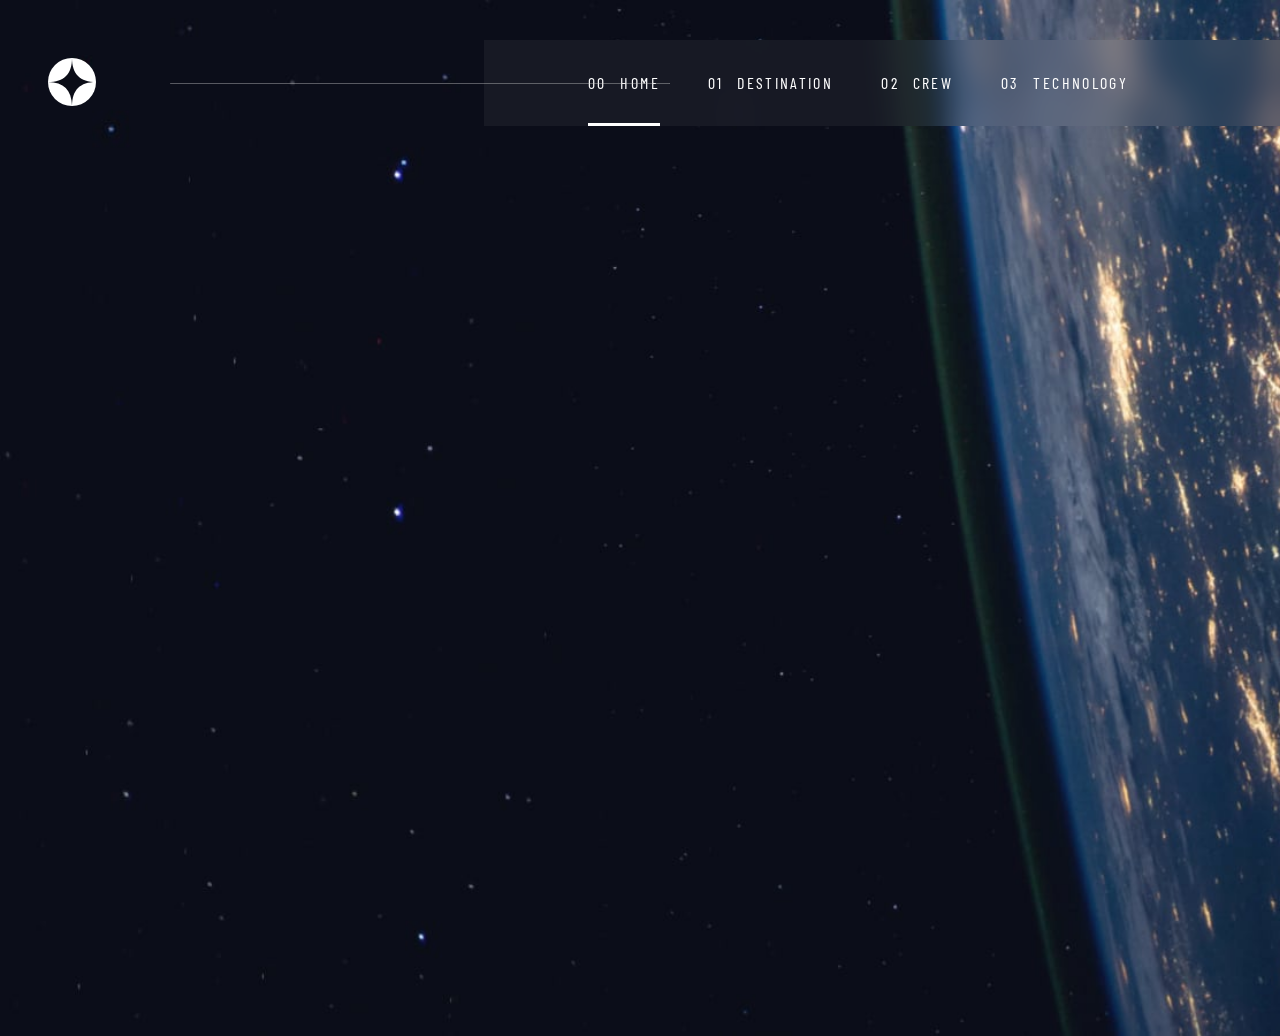
<file: index.html>
<!DOCTYPE html>
<html lang="en">
<head>
  <meta charset="UTF-8">
  <meta name="viewport" content="width=device-width, initial-scale=1.0">

  <link rel="icon" type="image/png" sizes="32x32" href="./assets/favicon-32x32.png">
  <link rel="stylesheet" href="./starter-code/css/style.css">
  <title>Frontend Mentor | Space tourism website</title>
</head>
<body>
  <header>
    <nav class="navbar">
      <input type="checkbox" id="check">
      <span class="logo">
        <img src="./starter-code/assets/shared/logo.svg" alt="">
      </span>
      <hr>
      <label for="check">
        <img class="hamburger" src="./starter-code/assets/shared/icon-hamburger.svg" alt="">
        <img class="close" src="./starter-code/assets/shared/icon-close.svg" alt="" id="cancel">
      </label>
     
      <ul class="list">
        <li class="list__item active"><a href="#" class="list__link">
          <span class="number">
            00
          </span>Home</a></li>
        <li class="list__item"><a href="./starter-code/destination-moon.html" class="list__link">
          <span class="number">
            01
          </span>Destination</a></li>
        <li class="list__item"><a href="starter-code/crew-commander.html" class="list__link">
          <span class="number">
            02
          </span>Crew</a></li>
        <li class="list__item"><a href="#" class="list__link">
          <span class="number">
            03
          </span>Technology</a></li>
      </ul>
    </nav>
  </header>
  <div class="container-bg">
    <main class="home-content">
      <section class="col">
        <span class="space-header">So, you want to travel to</span>   
        <span class="space">Space</span>
        <p class="space-text">
          Let’s face it; if you want to go to space, you might as well genuinely go to 
          outer space and not hover kind of on the edge of it. Well sit back, and relax 
          because we’ll give you a truly out of this world experience!
        </p>
      </section>
      <section class="col circle">
        <p class="explore">Explore</p>
        <div class="big-circle">
        </div>
      </section>
    </main>
  </div>

</body>
</html>
</file>
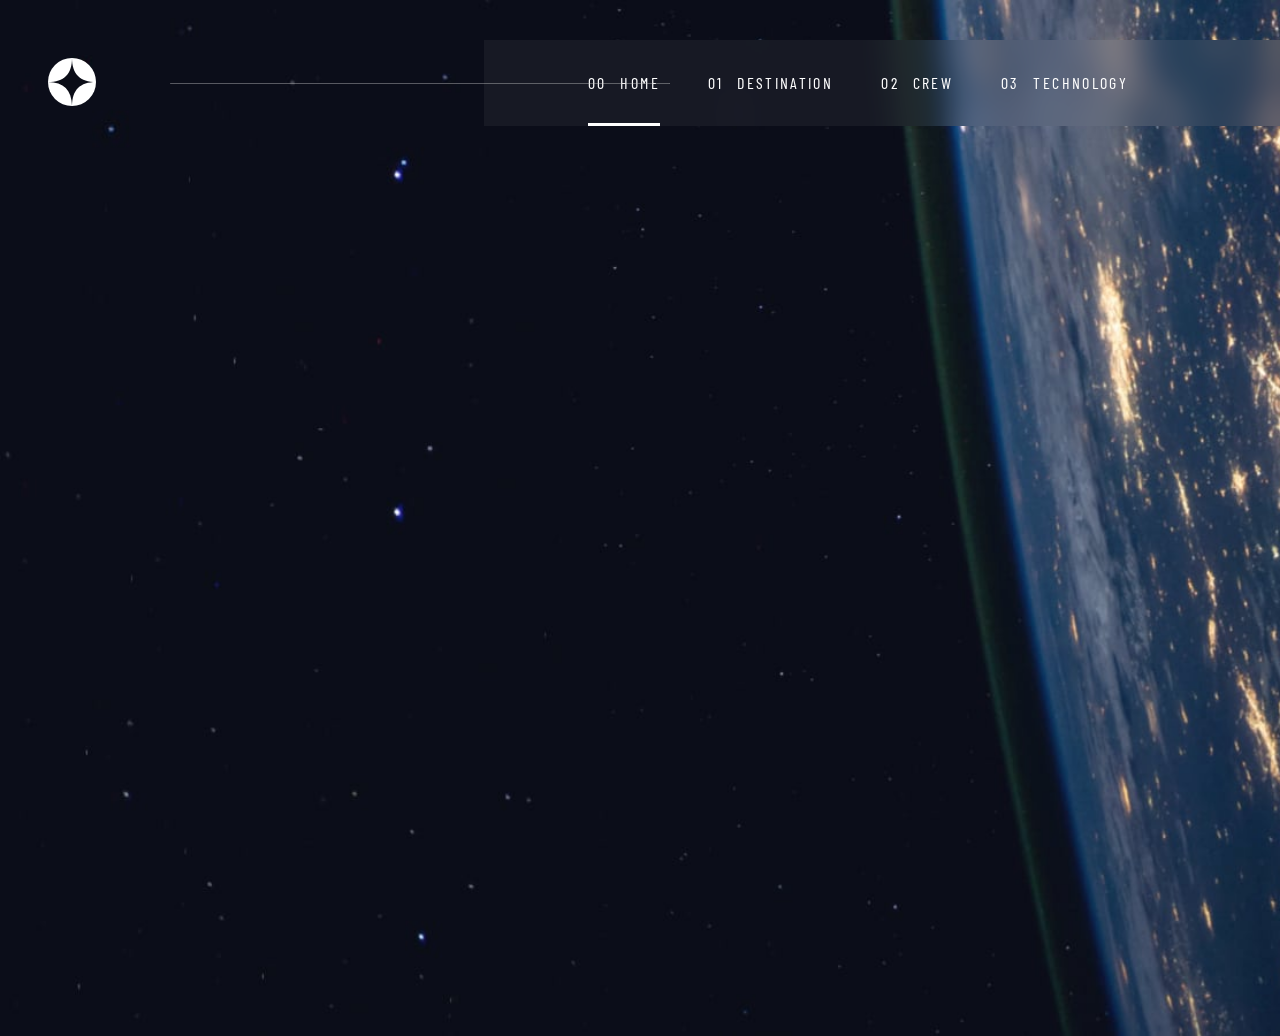
<file: starter-code/index.html>
<!DOCTYPE html>
<html lang="en">
<head>
  <meta charset="UTF-8">
  <meta name="viewport" content="width=device-width, initial-scale=1.0">

  <link rel="icon" type="image/png" sizes="32x32" href="./assets/favicon-32x32.png">
  <link rel="stylesheet" href="css/style.css">
  <script src="./js/app.js" defer></script>
  <title>Frontend Mentor | Space tourism website</title>
</head>
<body>
  <header>
    <nav class="navbar">
      <input type="checkbox" id="check">
      <span class="logo">
        <img src="./assets/shared/logo.svg" alt="">
      </span>
      <hr>
      <label for="check">
        <img class="hamburger" src="./assets/shared/icon-hamburger.svg" alt="">
        <img class="close" src="./assets/shared/icon-close.svg" alt="" id="cancel">
      </label>
     
      <ul class="list">
        <li class="list__item active"><a href="#" class="list__link">
          <span class="number">
            00
          </span>Home</a></li>
        <li class="list__item"><a href="destination-moon.html" class="list__link">
          <span class="number">
            01
          </span>Destination</a></li>
        <li class="list__item"><a href="crew-commander.html" class="list__link">
          <span class="number">
            02
          </span>Crew</a></li>
        <li class="list__item"><a href="#" class="list__link">
          <span class="number">
            03
          </span>Technology</a></li>
      </ul>
    </nav>
  </header>
  <div class="container-bg">
    <main class="home-content">
      <section class="col">
        <span class="space-header">So, you want to travel to</span>   
        <span class="space">Space</span>
        <p class="space-text">
          Let’s face it; if you want to go to space, you might as well genuinely go to 
          outer space and not hover kind of on the edge of it. Well sit back, and relax 
          because we’ll give you a truly out of this world experience!
        </p>
      </section>
      <section class="col circle">
        <p class="explore">Explore</p>
        <div class="big-circle">
        </div>
      </section>
    </main>
  </div>

</body>
</html>
</file>
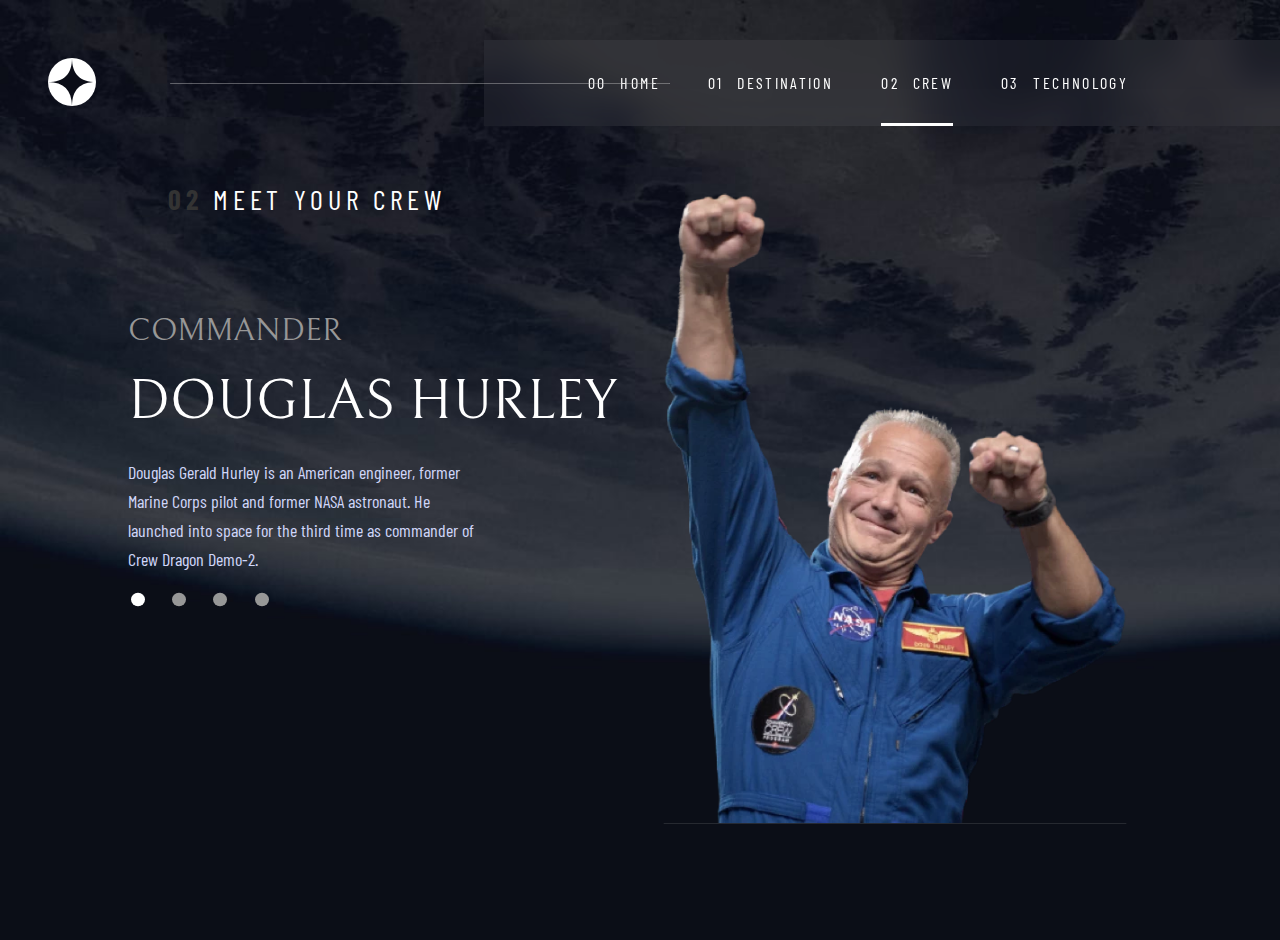
<file: starter-code/crew-commander.html>
<!DOCTYPE html>
<html lang="en">
<head>
  <meta charset="UTF-8">
  <meta name="viewport" content="width=device-width, initial-scale=1.0">

  <link rel="icon" type="image/png" sizes="32x32" href="./assets/favicon-32x32.png">
  <link rel="stylesheet" href="css/style.css">
  <link rel="stylesheet" href="css/moon.css">
  <link rel="stylesheet" href="css/crew.css">
  <title>Frontend Mentor | Space tourism website</title>
</head>
<body>
  <header>
    <nav class="navbar">
      <input type="checkbox" id="check">
      <span class="logo">
        <img src="./assets/shared/logo.svg" alt="">
      </span>
      <hr>
      <label for="check">
        <img class="hamburger" src="./assets/shared/icon-hamburger.svg" alt="">
        <img class="close" src="./assets/shared/icon-close.svg" alt="" id="cancel">
      </label>
     
      <ul class="list">
        <li class="list__item"><a href="../index.html" class="list__link">
          <span class="number">
            00
          </span>Home</a></li>
        <li class="list__item"><a href="destination-moon.html" class="list__link">
          <span class="number">
            01
          </span>Destination</a></li>
        <li class="list__item active"><a href="#" class="list__link">
          <span class="number">
            02
          </span>Crew</a></li>
        <li class="list__item"><a href="technology-vehicle.html" class="list__link">
          <span class="number">
            03
          </span>Technology</a></li>
      </ul>
    </nav>
  </header>
  <p class="destination-header"><span class="accent">02</span> Meet your crew</p>
  <div class="crew">
    <section class="destination__text crew-col">
      <p class="designation">Commander</p>
      <p class="crew__member--name">Douglas Hurley</p>
      <p class="crew__text-rg">
        Douglas Gerald Hurley is an American engineer, former Marine Corps pilot 
        and former NASA astronaut. He launched into space for the third time as 
        commander of Crew Dragon Demo-2.
      </p>
      <nav class="crew-nav">
        <ul class="crew__list">
          <li class="crew__list--item active">
            <a href="crew-commander.html" class="crew__list--link ">         
            </a>
          </li>
          <li class="crew__list--item">
            <a href="crew-specialist.html" class="crew__list--link">
            </a>
          </li>
          <li class="crew__list--item">
            <a href="crew-pilot.html" class="crew__list--link">   
            </a>
          </li>
          <li class="crew__list--item">
            <a href="crew-engineer.html" class="crew__list--link">   
            </a>
          </li>
        </ul>
      </nav>
      
    </section>
    <section class="crew__img-wrap crew-col">
      <img class="crew_img commander" src="./assets/crew/image-douglas-hurley.webp" alt="Douglas Hurley">
    </section>
  </div>
</body>
</html>
</file>
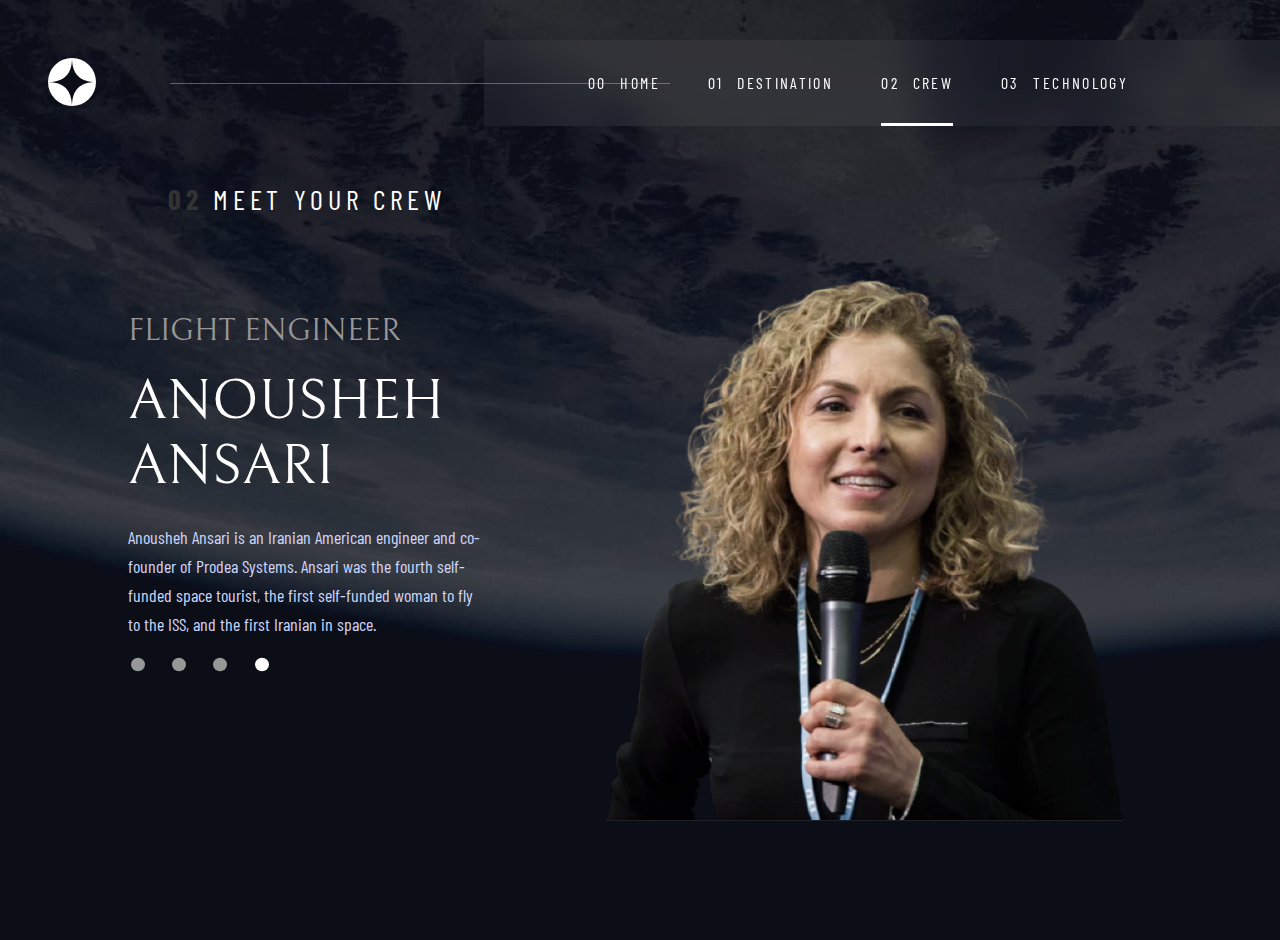
<file: starter-code/crew-engineer.html>
<!DOCTYPE html>
<html lang="en">
<head>
  <meta charset="UTF-8">
  <meta name="viewport" content="width=device-width, initial-scale=1.0">

  <link rel="icon" type="image/png" sizes="32x32" href="./assets/favicon-32x32.png">
  <link rel="stylesheet" href="css/style.css">
  <link rel="stylesheet" href="css/moon.css">
  <link rel="stylesheet" href="css/crew.css">
  <title>Frontend Mentor | Space tourism website</title>
</head>
<body>
  <header>
    <nav class="navbar">
      <input type="checkbox" id="check">
      <span class="logo">
        <img src="./assets/shared/logo.svg" alt="">
      </span>
      <hr>
      <label for="check">
        <img class="hamburger" src="./assets/shared/icon-hamburger.svg" alt="">
        <img class="close" src="./assets/shared/icon-close.svg" alt="" id="cancel">
      </label>
     
      <ul class="list">
        <li class="list__item"><a href="../index.html" class="list__link">
          <span class="number">
            00
          </span>Home</a></li>
        <li class="list__item"><a href="destination-moon.html" class="list__link">
          <span class="number">
            01
          </span>Destination</a></li>
        <li class="list__item active"><a href="#" class="list__link">
          <span class="number">
            02
          </span>Crew</a></li>
        <li class="list__item"><a href="technology-vehicle.html" class="list__link">
          <span class="number">
            03
          </span>Technology</a></li>
      </ul>
    </nav>
  </header>
  <p class="destination-header"><span class="accent">02</span> Meet your crew</p>
  <div class="crew">
    <section class="destination__text crew-col">
      <p class="designation">Flight Engineer</p>
      <p class="crew__member--name">Anousheh Ansari</p>
      <p class="crew__text-rg">
        Anousheh Ansari is an Iranian American engineer and co-founder of Prodea Systems. 
        Ansari was the fourth self-funded space tourist, the first self-funded woman to 
        fly to the ISS, and the first Iranian in space. 
      </p>
      <nav class="crew-nav">
        <ul class="crew__list">
          <li class="crew__list--item">
            <a href="crew-commander.html" class="crew__list--link ">         
            </a>
          </li>
          <li class="crew__list--item">
            <a href="crew-specialist.html" class="crew__list--link">
            </a>
          </li>
          <li class="crew__list--item">
            <a href="crew-pilot.html" class="crew__list--link">   
            </a>
          </li>
          <li class="crew__list--item active">
            <a href="crew-engineer.html" class="crew__list--link">   
            </a>
          </li>
        </ul>
      </nav>
      
    </section>
    <section class="crew__img-wrap  crew-col">
      <img class="crew_img engr" src="./assets/crew/image-anousheh-ansari.webp" alt="Anousheh Ansari">
    </section>
  </div>

</body>
</html>
</file>
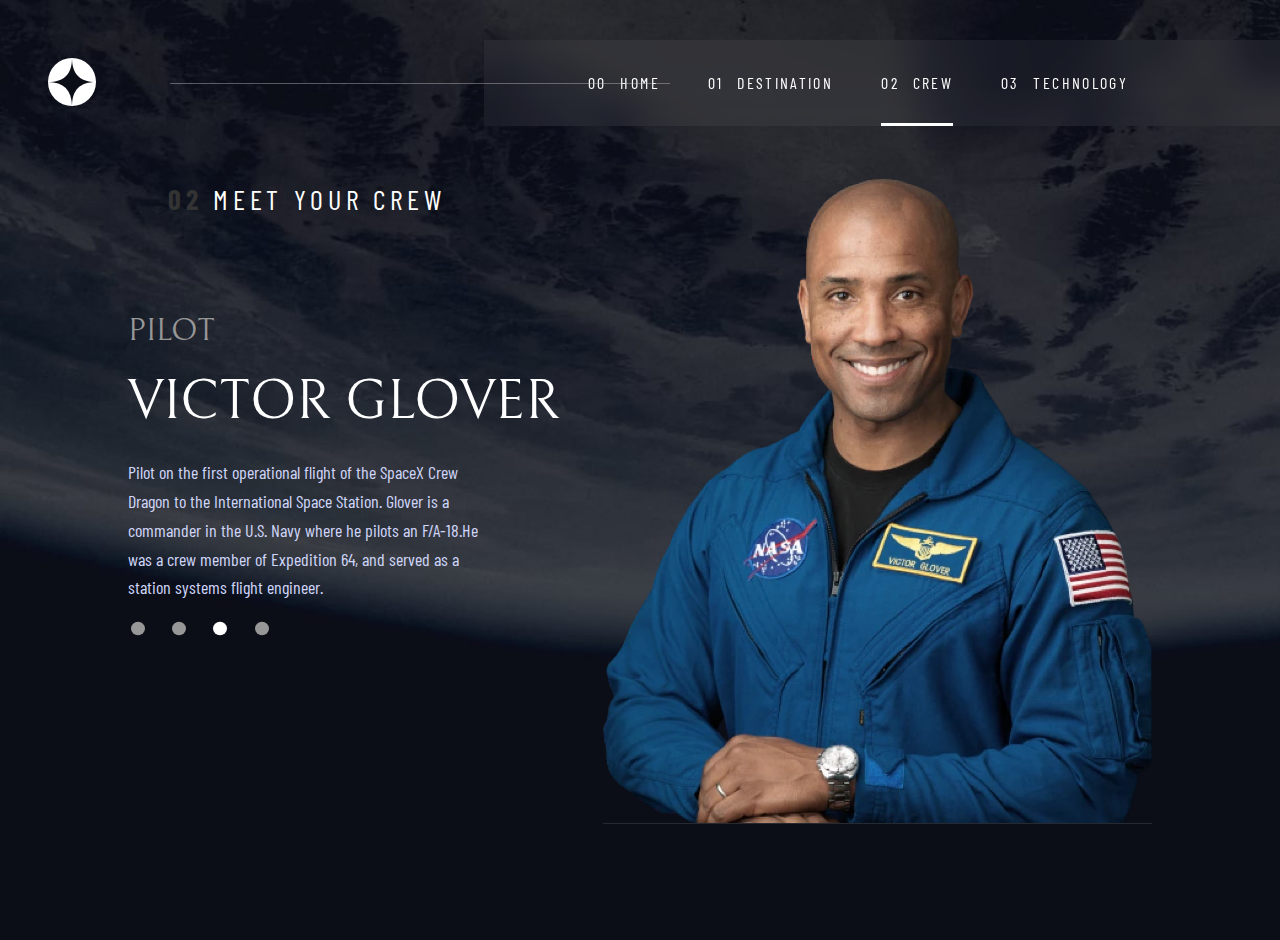
<file: starter-code/crew-pilot.html>
<!DOCTYPE html>
<html lang="en">
<head>
  <meta charset="UTF-8">
  <meta name="viewport" content="width=device-width, initial-scale=1.0">

  <link rel="icon" type="image/png" sizes="32x32" href="./assets/favicon-32x32.png">
  <link rel="stylesheet" href="css/style.css">
  <link rel="stylesheet" href="css/moon.css">
  <link rel="stylesheet" href="css/crew.css">
  <title>Frontend Mentor | Space tourism website</title>
</head>
<body>
  <header>
    <nav class="navbar">
      <input type="checkbox" id="check">
      <span class="logo">
        <img src="./assets/shared/logo.svg" alt="">
      </span>
      <hr>
      <label for="check">
        <img class="hamburger" src="./assets/shared/icon-hamburger.svg" alt="">
        <img class="close" src="./assets/shared/icon-close.svg" alt="" id="cancel">
      </label>
     
      <ul class="list">
        <li class="list__item"><a href="../index.html" class="list__link">
          <span class="number">
            00
          </span>Home</a></li>
        <li class="list__item"><a href="destination-moon.html" class="list__link">
          <span class="number">
            01
          </span>Destination</a></li>
        <li class="list__item active"><a href="#" class="list__link">
          <span class="number">
            02
          </span>Crew</a></li>
        <li class="list__item"><a href="technology-vehicle.html" class="list__link">
          <span class="number">
            03
          </span>Technology</a></li>
      </ul>
    </nav>
  </header>
  <p class="destination-header"><span class="accent">02</span> Meet your crew</p>
  <div class="crew">
    <section class="destination__text crew-col">
      <p class="designation">Pilot</p>
      <p class="crew__member--name">Victor Glover</p>
      <p class="crew__text-rg">
        Pilot on the first operational flight of the SpaceX Crew Dragon to the 
        International Space Station. Glover is a commander in the U.S. Navy where 
        he pilots an F/A-18.He was a crew member of Expedition 64, and served as a 
        station systems flight engineer. 
      </p>
      <nav class="crew-nav">
        <ul class="crew__list">
          <li class="crew__list--item">
            <a href="crew-commander.html" class="crew__list--link ">         
            </a>
          </li>
          <li class="crew__list--item">
            <a href="crew-specialist.html" class="crew__list--link">
            </a>
          </li>
          <li class="crew__list--item active">
            <a href="crew-pilot.html" class="crew__list--link">   
            </a>
          </li>
          <li class="crew__list--item">
            <a href="crew-engineer.html" class="crew__list--link">   
            </a>
          </li>
        </ul>
      </nav>
      
    </section>
    <section class="crew-col crew__img-wrap">
      <img class="crew_img pilot" src="./assets/crew/image-victor-glover.webp" alt="Douglas Hurley">
    </section>
  </div>
</body>
</html>
</file>
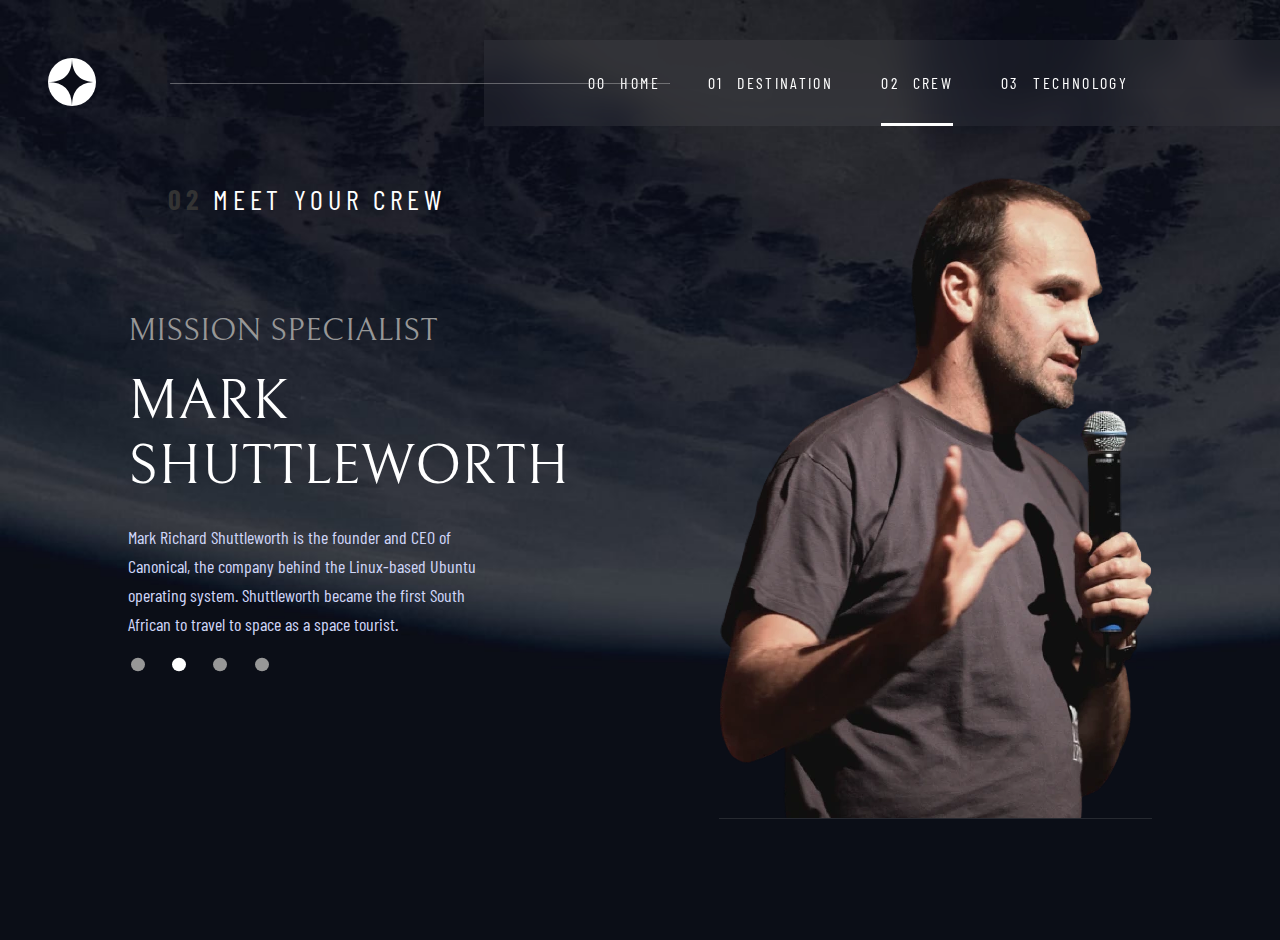
<file: starter-code/crew-specialist.html>
<!DOCTYPE html>
<html lang="en">
<head>
  <meta charset="UTF-8">
  <meta name="viewport" content="width=device-width, initial-scale=1.0">

  <link rel="icon" type="image/png" sizes="32x32" href="./assets/favicon-32x32.png">
  <link rel="stylesheet" href="css/style.css">
  <link rel="stylesheet" href="css/moon.css">
  <link rel="stylesheet" href="css/crew.css">
  <title>Frontend Mentor | Space tourism website</title>
</head>
<body>
  <header>
    <nav class="navbar">
      <input type="checkbox" id="check">
      <span class="logo">
        <img src="./assets/shared/logo.svg" alt="">
      </span>
      <hr>
      <label for="check">
        <img class="hamburger" src="./assets/shared/icon-hamburger.svg" alt="">
        <img class="close" src="./assets/shared/icon-close.svg" alt="" id="cancel">
      </label>
     
      <ul class="list">
        <li class="list__item"><a href="../index.html" class="list__link">
          <span class="number">
            00
          </span>Home</a></li>
        <li class="list__item"><a href="destination-moon.html" class="list__link">
          <span class="number">
            01
          </span>Destination</a></li>
        <li class="list__item active"><a href="#" class="list__link">
          <span class="number">
            02
          </span>Crew</a></li>
        <li class="list__item"><a href="technology-vehicle.html" class="list__link">
          <span class="number">
            03
          </span>Technology</a></li>
      </ul>
    </nav>
  </header>
  <p class="destination-header"><span class="accent">02</span> Meet your crew</p>
  <div class="crew">
    <section class="destination__text crew-col">
      <p class="designation">Mission Specialist</p>
      <p class="crew__member--name">Mark Shuttleworth</p>
      <p class="crew__text-rg">
        Mark Richard Shuttleworth is the founder and CEO of Canonical, the company behind 
        the Linux-based Ubuntu operating system. Shuttleworth became the first South 
        African to travel to space as a space tourist.
      </p>
      <nav class="crew-nav">
        <ul class="crew__list">
          <li class="crew__list--item">
            <a href="crew-commander.html" class="crew__list--link ">         
            </a>
          </li> 
          <li class="crew__list--item active">
            <a href="crew-specialist.html" class="crew__list--link">
            </a>
          </li>
          <li class="crew__list--item">
            <a href="crew-pilot.html" class="crew__list--link">   
            </a>
          </li>
          <li class="crew__list--item">
            <a href="crew-engineer.html" class="crew__list--link">   
            </a>
          </li>
        </ul>
      </nav>
      
    </section>
    <section class="crew__img-wrap crew-col">
      <img class="crew_img specialist" src="./assets/crew/image-mark-shuttleworth.webp" alt="Mark Shuttleworth">
    </section>
  </div>


  
  

  
</body>
</html>
</file>
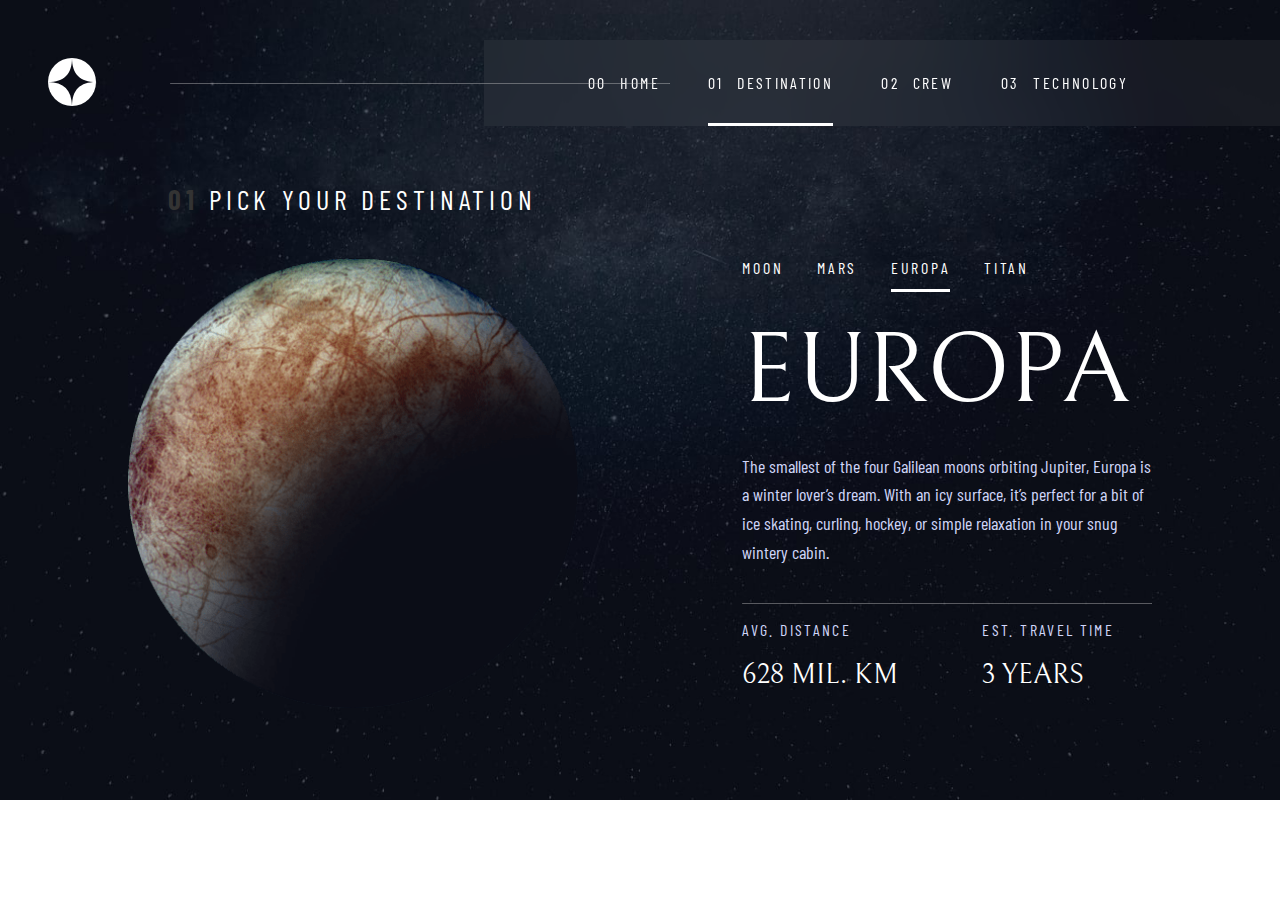
<file: starter-code/destination-europa.html>
<!DOCTYPE html>
<html lang="en">
<head>
  <meta charset="UTF-8">
  <meta name="viewport" content="width=device-width, initial-scale=1.0">

  <link rel="icon" type="image/png" sizes="32x32" href="./assets/favicon-32x32.png">
  <link rel="stylesheet" href="css/style.css">
  <link rel="stylesheet" href="css/moon.css">
  <title>Frontend Mentor | Space tourism website</title>
</head>
<body>
  <header>
    <nav class="navbar">
      <input type="checkbox" id="check">
      <span class="logo">
        <img src="./assets/shared/logo.svg" alt="">
      </span>
      <hr>
      <label for="check">
        <img class="hamburger" src="./assets/shared/icon-hamburger.svg" alt="">
        <img class="close" src="./assets/shared/icon-close.svg" alt="" id="cancel">
      </label>
     
      <ul class="list">
        <li class="list__item"><a href="../index.html" class="list__link">
          <span class="number">
            00
          </span>Home</a></li>
        <li class="list__item active"><a href="destination-moon.html" class="list__link">
          <span class="number">
            01
          </span>Destination</a></li>
        <li class="list__item"><a href="crew-pilot.html" class="list__link">
          <span class="number">
            02
          </span>Crew</a></li>
        <li class="list__item"><a href="technology-vehicle.html" class="list__link">
          <span class="number">
            03
          </span>Technology</a></li>
      </ul>
    </nav>
  </header>

  <p class="destination-header"><span class="accent">01</span> Pick your destination</p>

  <div class="destination">
    <section class="destination__img dst-col">
      <img class="destination__img" src="./assets/destination/image-europa.png" alt="Europa">
    </section>
    <section class="destination__text dst-col">
      <nav class="destination-nav">
        <ul class="destination__list">
          <li class="destination__list--item"><a href="destination-moon.html" class="destination__list--link">Moon</a></li>
          <li class="destination__list--item"><a href="destination-mars.html" class="destination--link">Mars</a></li>
          <li class="destination__list--item active"><a href="destination-europa.html" class="destination__list--link">Europa</a></li>
          <li class="destination__list--item"><a href="destination-titan.html" class="destination__list--link">Titan</a></li>
        </ul>
      </nav>
      <span class="destination__text-bg">Europa</span>
      <p class="destination__text-rg">
        The smallest of the four Galilean moons orbiting Jupiter, Europa is a 
        winter lover’s dream. With an icy surface, it’s perfect for a bit of 
        ice skating, curling, hockey, or simple relaxation in your snug 
        wintery cabin.
      </p>
      <hr class="hr">
      <section class="stats">
        <div class="distance">
          <span>Avg. distance</span>
          <p>628 mil. km</p>
        </div>
        <div class="time">
          <span>Est. travel time</span>
          <p>3 years</p>
        </div>
      </section>   
    </section>
  </div>
</body>
</html>
</file>
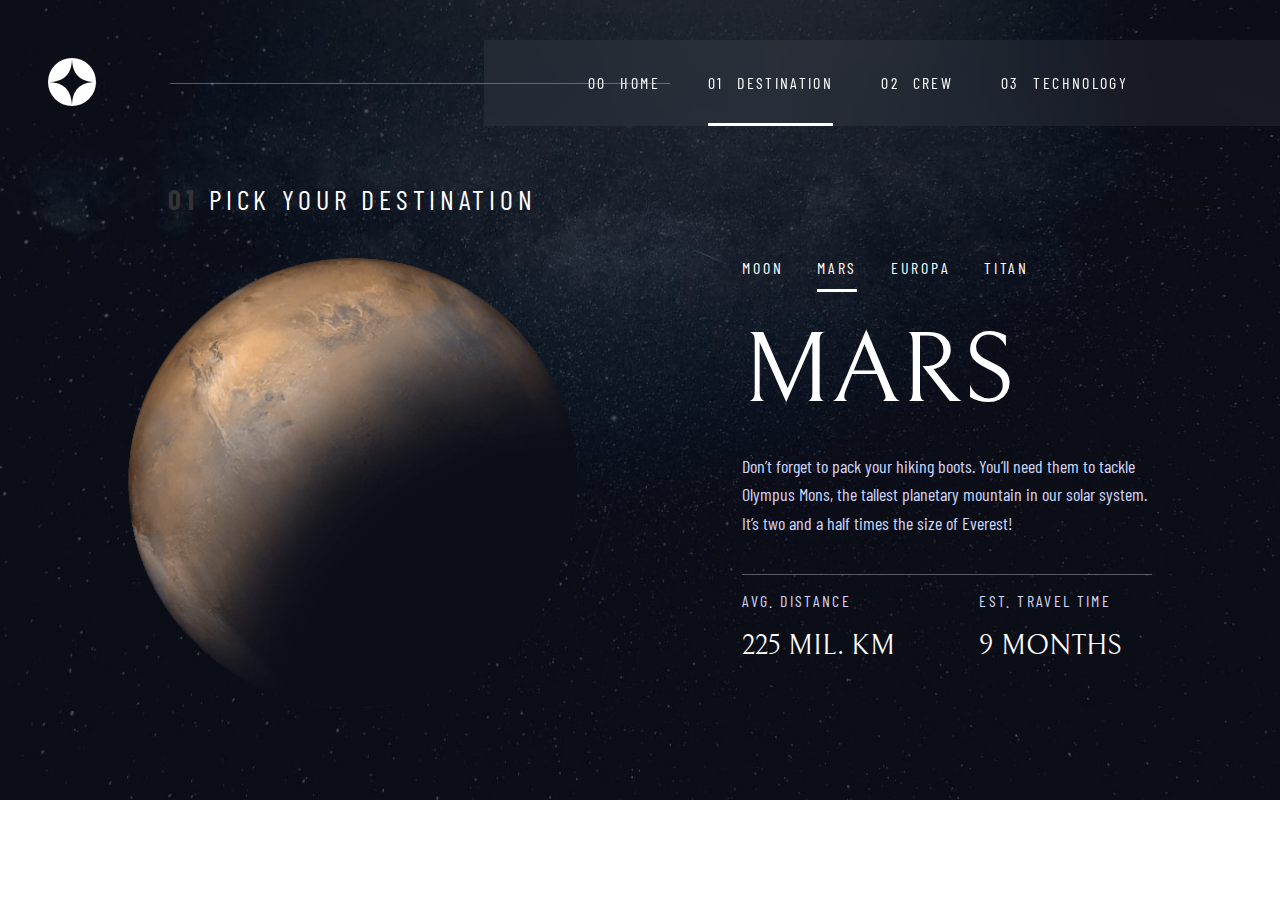
<file: starter-code/destination-mars.html>
<!DOCTYPE html>
<html lang="en">
<head>
  <meta charset="UTF-8">
  <meta name="viewport" content="width=device-width, initial-scale=1.0">

  <link rel="icon" type="image/png" sizes="32x32" href="./assets/favicon-32x32.png">
  <link rel="stylesheet" href="css/style.css">
  <link rel="stylesheet" href="css/moon.css">
  <title>Frontend Mentor | Space tourism website</title>
</head>
<body>
  <header>
    <nav class="navbar">
      <input type="checkbox" id="check">
      <span class="logo">
        <img src="./assets/shared/logo.svg" alt="">
      </span>
      <hr>
      <label for="check">
        <img class="hamburger" src="./assets/shared/icon-hamburger.svg" alt="">
        <img class="close" src="./assets/shared/icon-close.svg" alt="" id="cancel">
      </label>
     
      <ul class="list">
        <li class="list__item"><a href="../index.html" class="list__link">
          <span class="number">
            00
          </span>Home</a></li>
        <li class="list__item active"><a href="destination-moon.html" class="list__link">
          <span class="number">
            01
          </span>Destination</a></li>
        <li class="list__item"><a href="crew-pilot.html" class="list__link">
          <span class="number">
            02
          </span>Crew</a></li>
        <li class="list__item"><a href="technology-vehicle.html" class="list__link">
          <span class="number">
            03
          </span>Technology</a></li>
      </ul>
    </nav>
  </header>

  <p class="destination-header"><span class="accent">01</span> Pick your destination</p>

  <div class="destination">
    <section class="destination__img dst-col">
      <img class="destination__img" src="./assets/destination/image-mars.png" alt="moon">
    </section>
    <section class="destination__text dst-col">
      <nav class="destination-nav">
        <ul class="destination__list">
          <li class="destination__list--item"><a href="destination-moon.html" class="destination__list--link">Moon</a></li>
          <li class="destination__list--item active"><a href="destination-mars.html" class="destination--link">Mars</a></li>
          <li class="destination__list--item"><a href="destination-europa.html" class="destination__list--link">Europa</a></li>
          <li class="destination__list--item"><a href="destination-titan.html" class="destination__list--link">Titan</a></li>
        </ul>
      </nav>
      <span class="destination__text-bg">Mars</span>
      <p class="destination__text-rg">
        Don’t forget to pack your hiking boots. You’ll need them to tackle Olympus Mons, 
        the tallest planetary mountain in our solar system. It’s two and a half times 
        the size of Everest!
      </p>
      <hr class="hr">
      <section class="stats">
        <div class="distance">
          <span>Avg. distance</span>
          <p>225 mil. km</p>
        </div>
        <div class="time">
          <span>Est. travel time</span>
          <p>9 months</p>
        </div>
      </section>
    </section>
  </div>
  

  

  
  

  
  
</body>
</html>
</file>
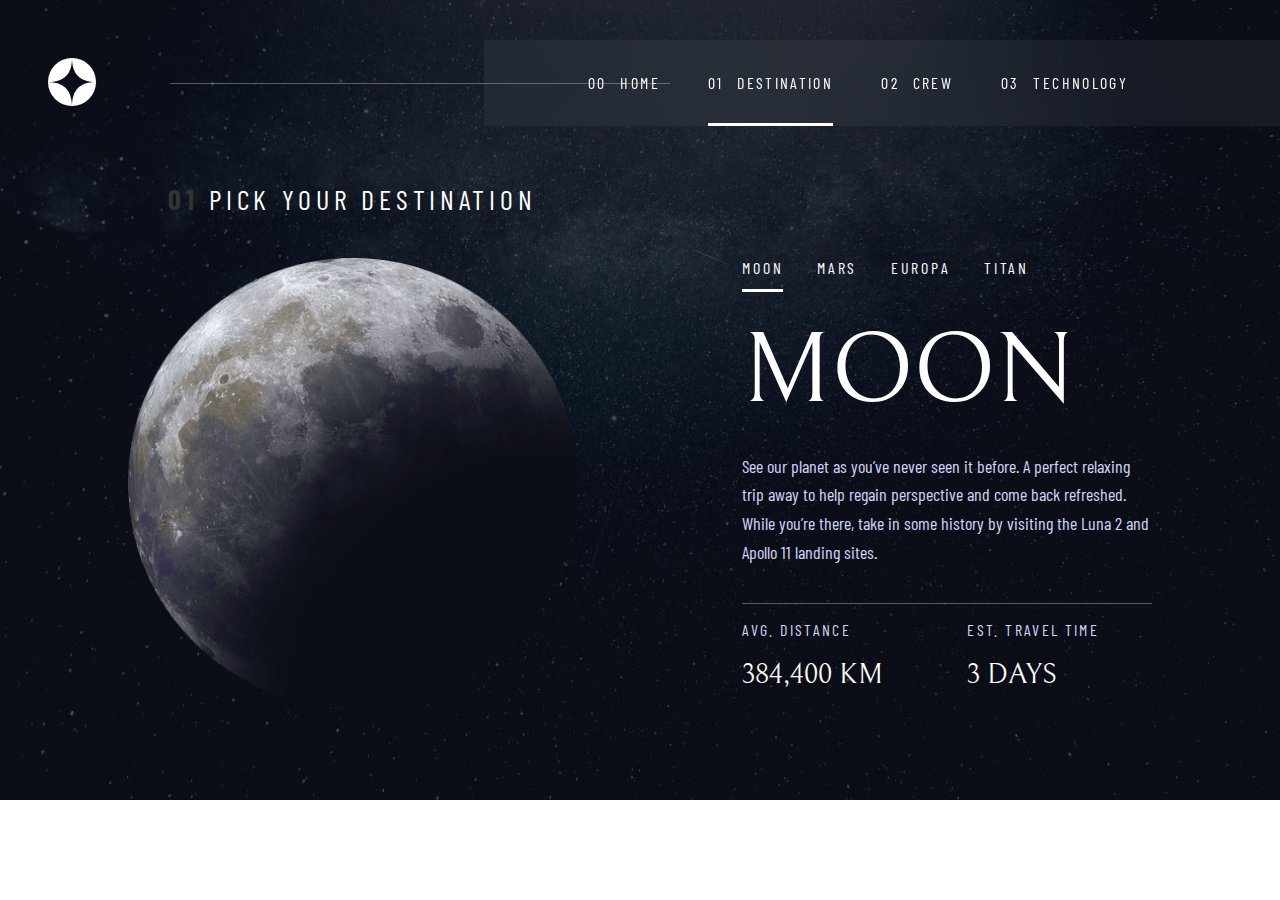
<file: starter-code/destination-moon.html>
<!DOCTYPE html>
<html lang="en">
<head>
  <meta charset="UTF-8">
  <meta name="viewport" content="width=device-width, initial-scale=1.0">

  <link rel="icon" type="image/png" sizes="32x32" href="./assets/favicon-32x32.png">
  <link rel="stylesheet" href="css/style.css">
  <link rel="stylesheet" href="css/moon.css">
  <title>Frontend Mentor | Space tourism website</title>
</head>
<body>
  <header>
    <nav class="navbar">
      <input type="checkbox" id="check">
      <span class="logo">
        <img src="./assets/shared/logo.svg" alt="">
      </span>
      <hr>
      <label for="check">
        <img class="hamburger" src="./assets/shared/icon-hamburger.svg" alt="">
        <img class="close" src="./assets/shared/icon-close.svg" alt="" id="cancel">
        <script src="./js/app.js" defer></script>
      </label>
     
      <ul class="list">
        <li class="list__item"><a href="../index.html" class="list__link">
          <span class="number">
            00
          </span>Home</a></li>
        <li class="list__item active"><a href="destination-moon.html" class="list__link">
          <span class="number">
            01
          </span>Destination</a></li>
        <li class="list__item"><a href="crew-commander.html" class="list__link">
          <span class="number">
            02
          </span>Crew</a></li>
        <li class="list__item"><a href="technology-vehicle.html" class="list__link">
          <span class="number">
            03
          </span>Technology</a></li>
      </ul>
    </nav>
  </header>

  <p class="destination-header"><span class="accent">01</span> Pick your destination</p>

  <div class="destination">
    <section class="destination__img dst-col">
      <img class="destination__img" src="./assets/destination/image-moon.png" alt="moon">
    </section>
    <section class="destination__text dst-col">
      <nav class="destination-nav">
        <ul class="destination__list">
          <li class="destination__list--item active"><a href="destination-moon.html" class="destination__list--link">Moon</a></li>
          <li class="destination__list--item"><a href="destination-mars.html" class="destination__list--link">Mars</a></li>
          <li class="destination__list--item"><a href="destination-europa.html" class="destination__list--link">Europa</a></li>
          <li class="destination__list--item"><a href="destination-titan.html" class="destination__list--link">Titan</a></li>
        </ul>
      </nav>
      <span class="destination__text-bg">Moon</span>
      <p class="destination__text-rg">
        See our planet as you’ve never seen it before. A perfect relaxing trip away to help 
        regain perspective and come back refreshed. While you’re there, take in some history 
        by visiting the Luna 2 and Apollo 11 landing sites.
      </p>
      <hr class="hr">
      <section class="stats">
        <div class="distance">
          <span>Avg. distance</span>
          <p>384,400 km</p>
        </div>
        <div class="time">
          <span>Est. travel time</span>
          <p>3 days</p>
        </div>
      </section> 
    </section>
  </div>

</body>
</html>
</file>
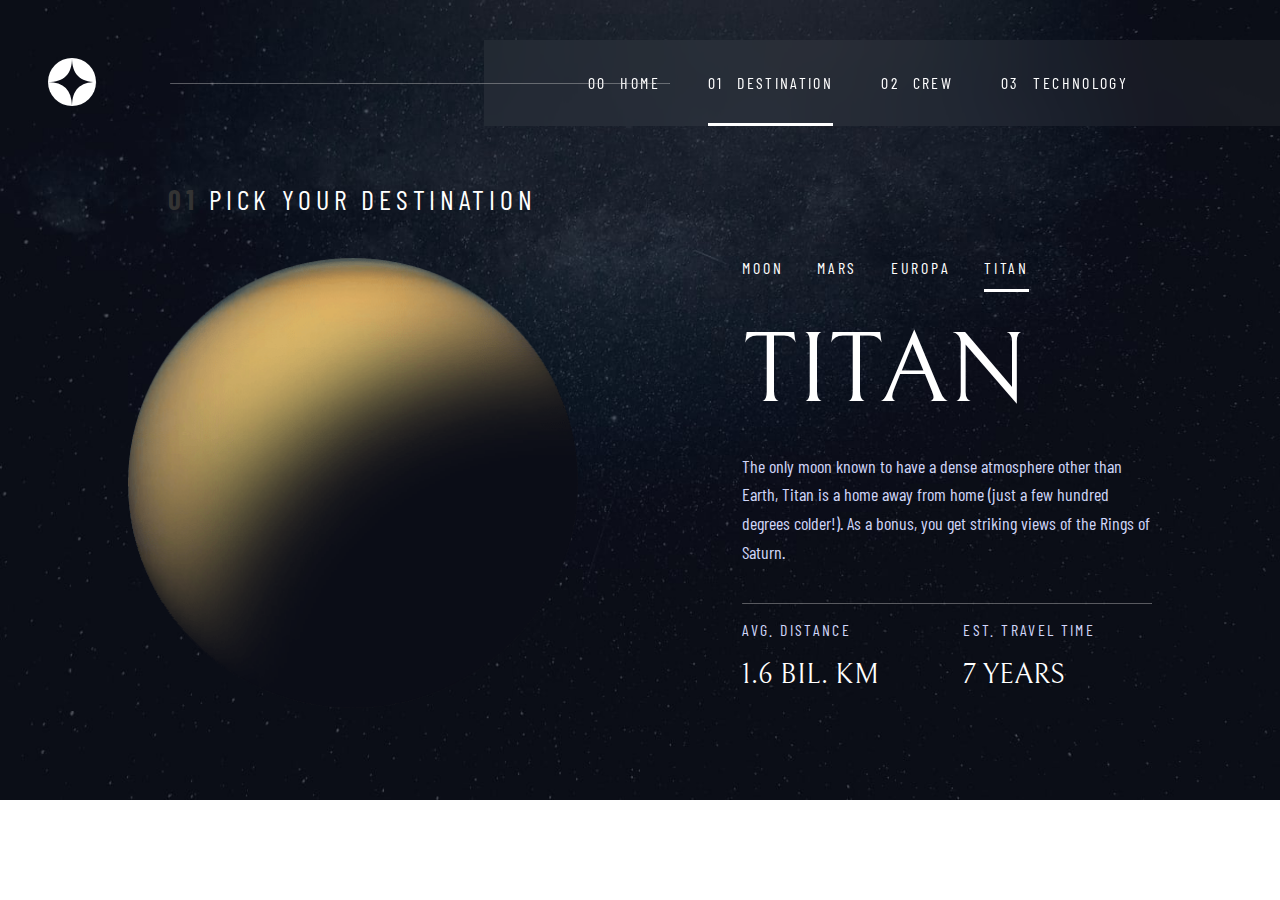
<file: starter-code/destination-titan.html>
<!DOCTYPE html>
<html lang="en">
<head>
  <meta charset="UTF-8">
  <meta name="viewport" content="width=device-width, initial-scale=1.0">

  <link rel="icon" type="image/png" sizes="32x32" href="./assets/favicon-32x32.png">
  <link rel="stylesheet" href="css/style.css">
  <link rel="stylesheet" href="css/moon.css">
  <title>Frontend Mentor | Space tourism website</title>
</head>
<body>
  <header>
    <nav class="navbar">
      <input type="checkbox" id="check">
      <span class="logo">
        <img src="./assets/shared/logo.svg" alt="">
      </span>
      <hr>
      <label for="check">
        <img class="hamburger" src="./assets/shared/icon-hamburger.svg" alt="">
        <img class="close" src="./assets/shared/icon-close.svg" alt="" id="cancel">
      </label>
     
      <ul class="list">
        <li class="list__item"><a href="../index.html" class="list__link">
          <span class="number">
            00
          </span>Home</a></li>
        <li class="list__item active"><a href="destination-moon.html" class="list__link">
          <span class="number">
            01
          </span>Destination</a></li>
        <li class="list__item"><a href="crew-pilot.html" class="list__link">
          <span class="number">
            02
          </span>Crew</a></li>
        <li class="list__item"><a href="technology-vehicle.html" class="list__link">
          <span class="number">
            03
          </span>Technology</a></li>
      </ul>
    </nav>
  </header>

  <p class="destination-header"><span class="accent">01</span> Pick your destination</p>

  <div class="destination">
    <section class="destination__img dst-col">
      <img class="destination__img" src="./assets/destination/image-titan.png" alt="titan">
    </section>
    <section class="destination__text dst-col">
      <nav class="destination-nav">
        <ul class="destination__list">
          <li class="destination__list--item"><a href="destination-moon.html" class="destination__list--link">Moon</a></li>
          <li class="destination__list--item"><a href="destination-mars.html" class="destination--link">Mars</a></li>
          <li class="destination__list--item"><a href="destination-europa.html" class="destination__list--link">Europa</a></li>
          <li class="destination__list--item active"><a href="destination-titan.html" class="destination__list--link">Titan</a></li>
        </ul>
      </nav>
      <span class="destination__text-bg">Titan</span>
      <p class="destination__text-rg">
        The only moon known to have a dense atmosphere other than Earth, Titan 
        is a home away from home (just a few hundred degrees colder!). As a 
        bonus, you get striking views of the Rings of Saturn.
      </p>
      <hr class="hr">
      <section class="stats">
        <div class="distance">
          <span>Avg. distance</span>
          <p>1.6 bil. km</p>
        </div>
        <div class="time">
          <span>Est. travel time</span>
          <p>7 years</p>
        </div>
      </section>   
    </section>
  </div>
</body>
</html>
</file>
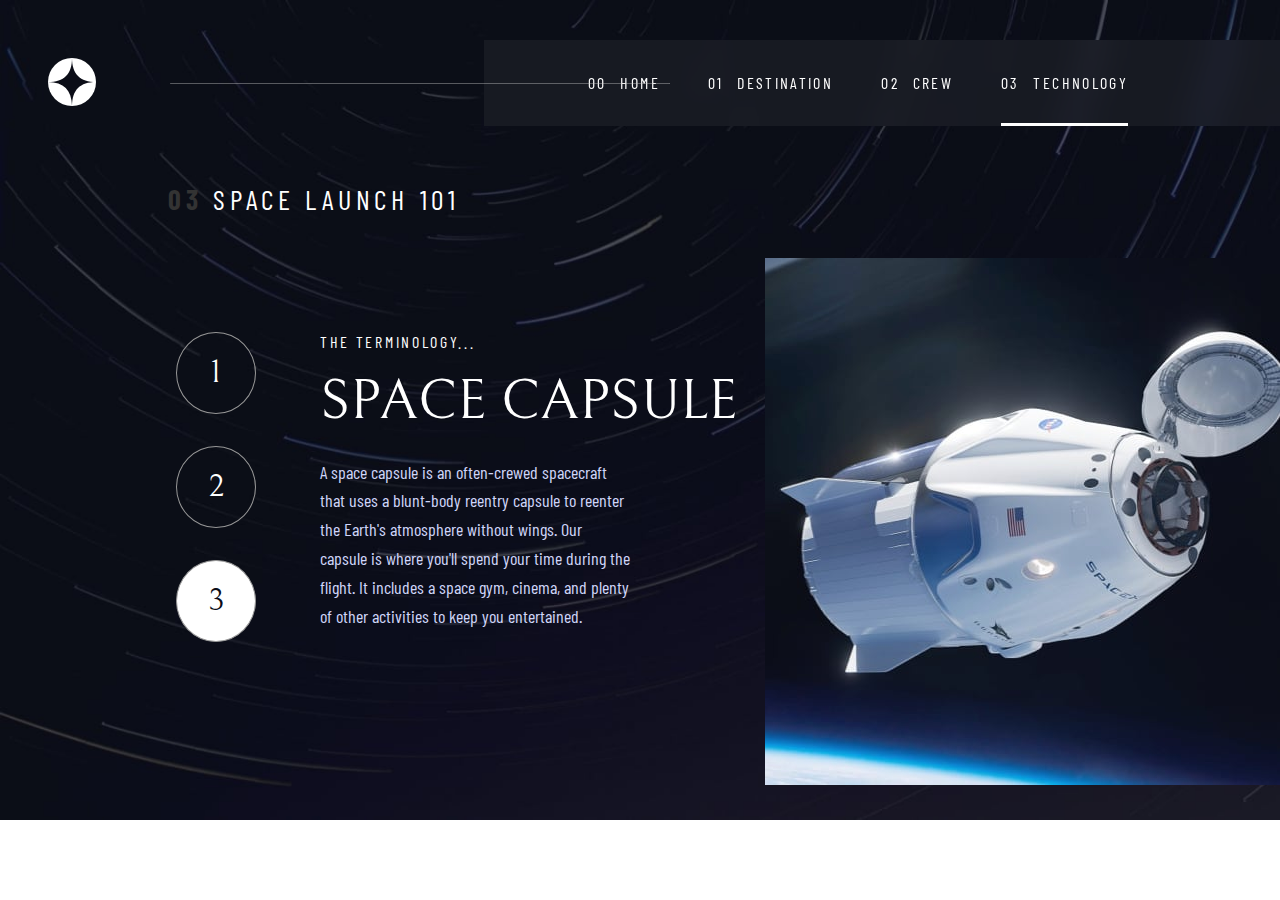
<file: starter-code/technology-capsule.html>
<!DOCTYPE html>
<html lang="en">
<head>
  <meta charset="UTF-8">
  <meta name="viewport" content="width=device-width, initial-scale=1.0">

  <link rel="icon" type="image/png" sizes="32x32" href="./assets/favicon-32x32.png">
  <link rel="stylesheet" href="css/style.css">
  <link rel="stylesheet" href="css/moon.css">
  <link rel="stylesheet" href="css/tech.css">
  <title>Frontend Mentor | Space tourism website</title>
</head>
<body>
  <header>
    <nav class="navbar">
      <input type="checkbox" id="check">
      <span class="logo">
        <img src="./assets/shared/logo.svg" alt="">
      </span>
      <hr>
      <label for="check">
        <img class="hamburger" src="./assets/shared/icon-hamburger.svg" alt="">
        <img class="close" src="./assets/shared/icon-close.svg" alt="" id="cancel">
      </label>
     
      <ul class="list">
        <li class="list__item"><a href="../index.html" class="list__link">
          <span class="number">
            00
          </span>Home</a></li>
        <li class="list__item"><a href="destination-moon.html" class="list__link">
          <span class="number">
            01
          </span>Destination</a></li>
        <li class="list__item"><a href="crew-commander.html" class="list__link">
          <span class="number">
            02
          </span>Crew</a></li>
        <li class="list__item active"><a href="technology-vehicle.html" class="list__link">
          <span class="number">
            03
          </span>Technology</a></li>
      </ul>
    </nav>
  </header>
  <p class="destination-header"><span class="accent">03</span> Space launch 101</p>
  <div class="tech-container">
    <section class="tech">
      <section class="tech__text">
        <div>
          <ul class="tech-nav">
            <li class="tech-nav__item">
              <a href="technology-vehicle.html" class="tech-nav__link">
                <div class="link-num">1</div>
              </a>
            </li>
            <li class="tech-nav__item">
              <a href="technology-spaceport.html" class="tech-nav__link">
                <div class="link-num">2</div>
              </a>
            </li>
            <li class="tech-nav__item">
              <a href="technology-capsule.html" class="tech-nav__link">
                <div class="link-num active">3</div>
              </a>
            </li>
          </ul>
        </div>

        <div>
          <p class="tech-header">The terminology...</p>
          <span class="tech__text-bg">Space capsule</span>  
          <p class="tech__text-rg">
            A space capsule is an often-crewed spacecraft that uses a blunt-body reentry 
            capsule to reenter the Earth's atmosphere without wings. Our capsule is where 
            you'll spend your time during the flight. It includes a space gym, cinema, 
            and plenty of other activities to keep you entertained.
          </p>
        </div> 
      </section>
      <section class="tech__img">
        <img src="./assets/technology/image-space-capsule-portrait.jpg" alt="space capsule">
        <img class="mobile" src="./assets/technology/image-space-capsule-landscape.jpg" alt="space capsule">
      </section>
    </section>
  </div>
</body>
</html>
</file>
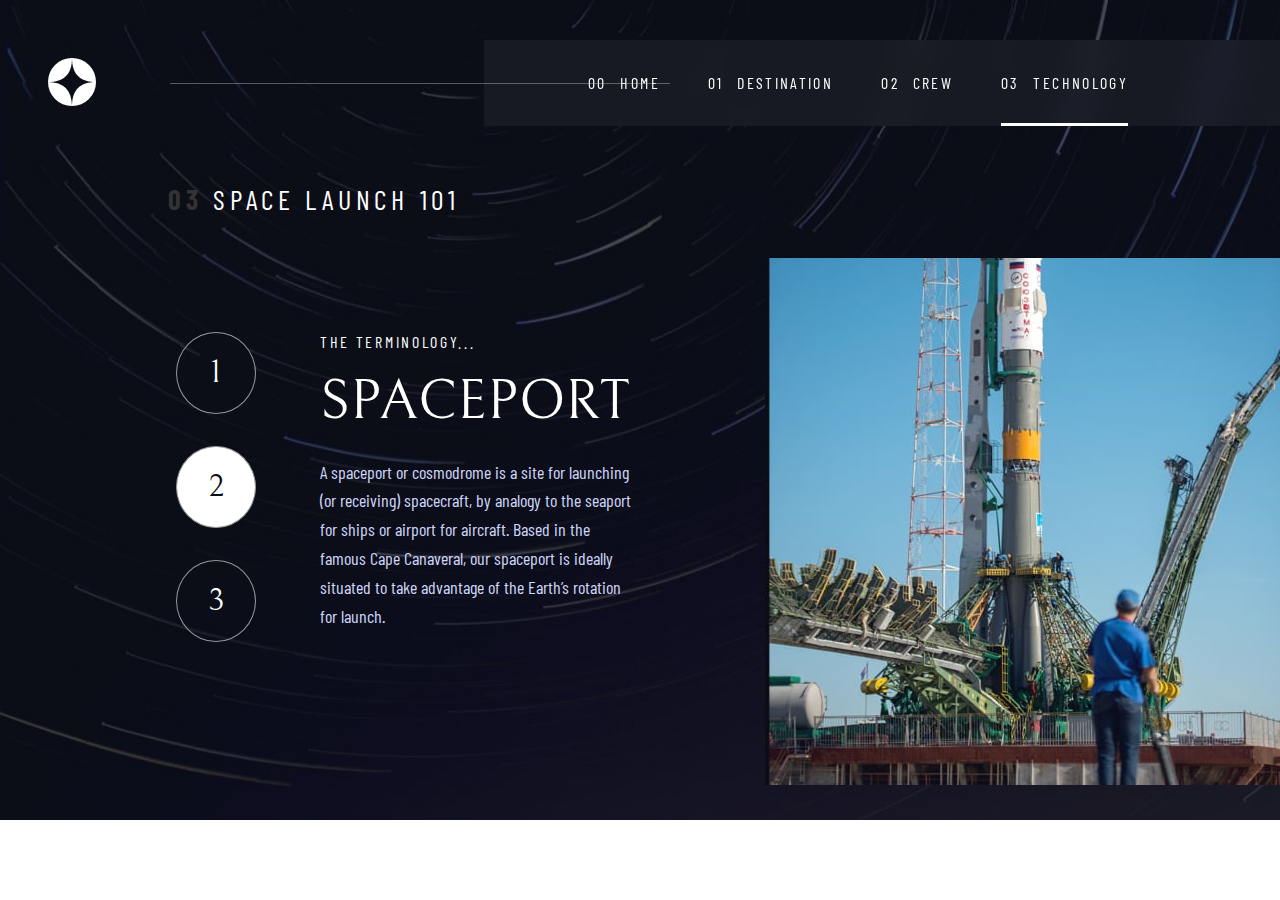
<file: starter-code/technology-spaceport.html>
<!DOCTYPE html>
<html lang="en">
<head>
  <meta charset="UTF-8">
  <meta name="viewport" content="width=device-width, initial-scale=1.0">

  <link rel="icon" type="image/png" sizes="32x32" href="./assets/favicon-32x32.png">
  <link rel="stylesheet" href="css/style.css">
  <link rel="stylesheet" href="css/moon.css">
  <link rel="stylesheet" href="css/tech.css">
  <title>Frontend Mentor | Space tourism website</title>
</head>
<body>
  <header>
    <nav class="navbar">
      <input type="checkbox" id="check">
      <span class="logo">
        <img src="./assets/shared/logo.svg" alt="">
      </span>
      <hr>
      <label for="check">
        <img class="hamburger" src="./assets/shared/icon-hamburger.svg" alt="">
        <img class="close" src="./assets/shared/icon-close.svg" alt="" id="cancel">
      </label>
     
      <ul class="list">
        <li class="list__item"><a href="../index.html" class="list__link">
          <span class="number">
            00
          </span>Home</a></li>
        <li class="list__item"><a href="destination-moon.html" class="list__link">
          <span class="number">
            01
          </span>Destination</a></li>
        <li class="list__item"><a href="crew-commander.html" class="list__link">
          <span class="number">
            02
          </span>Crew</a></li>
        <li class="list__item active"><a href="technology-vehicle.html" class="list__link">
          <span class="number">
            03
          </span>Technology</a></li>
      </ul>
    </nav>
  </header>
  <p class="destination-header"><span class="accent">03</span> Space launch 101</p>
  <div class="tech-container">
    <section class="tech">
      <section class="tech__text">
        <div>
          <ul class="tech-nav">
            <li class="tech-nav__item">
              <a href="technology-vehicle.html" class="tech-nav__link">
                <div class="link-num">1</div>
              </a>
            </li>
            <li class="tech-nav__item">
              <a href="technology-spaceport.html" class="tech-nav__link">
                <div class="link-num active">2</div>
              </a>
            </li>
            <li class="tech-nav__item">
              <a href="technology-capsule.html" class="tech-nav__link">
                <div class="link-num">3</div>
              </a>
            </li>
          </ul>
        </div>

        <div>
          <p class="tech-header">The terminology...</p>
          <span class="tech__text-bg">Spaceport</span>  
          <p class="tech__text-rg">
            A spaceport or cosmodrome is a site for launching (or receiving) spacecraft, 
            by analogy to the seaport for ships or airport for aircraft. Based in the 
            famous Cape Canaveral, our spaceport is ideally situated to take advantage 
            of the Earth’s rotation for launch.
          </p>
        </div> 
      </section>
      <section class="tech__img">
        <img src="./assets/technology/image-spaceport-portrait.jpg" alt="space port">
        <img class="mobile" src="./assets/technology/image-spaceport-landscape.jpg" alt="space port">
      </section>
    </section>
  </div>

</body>
</html>
</file>
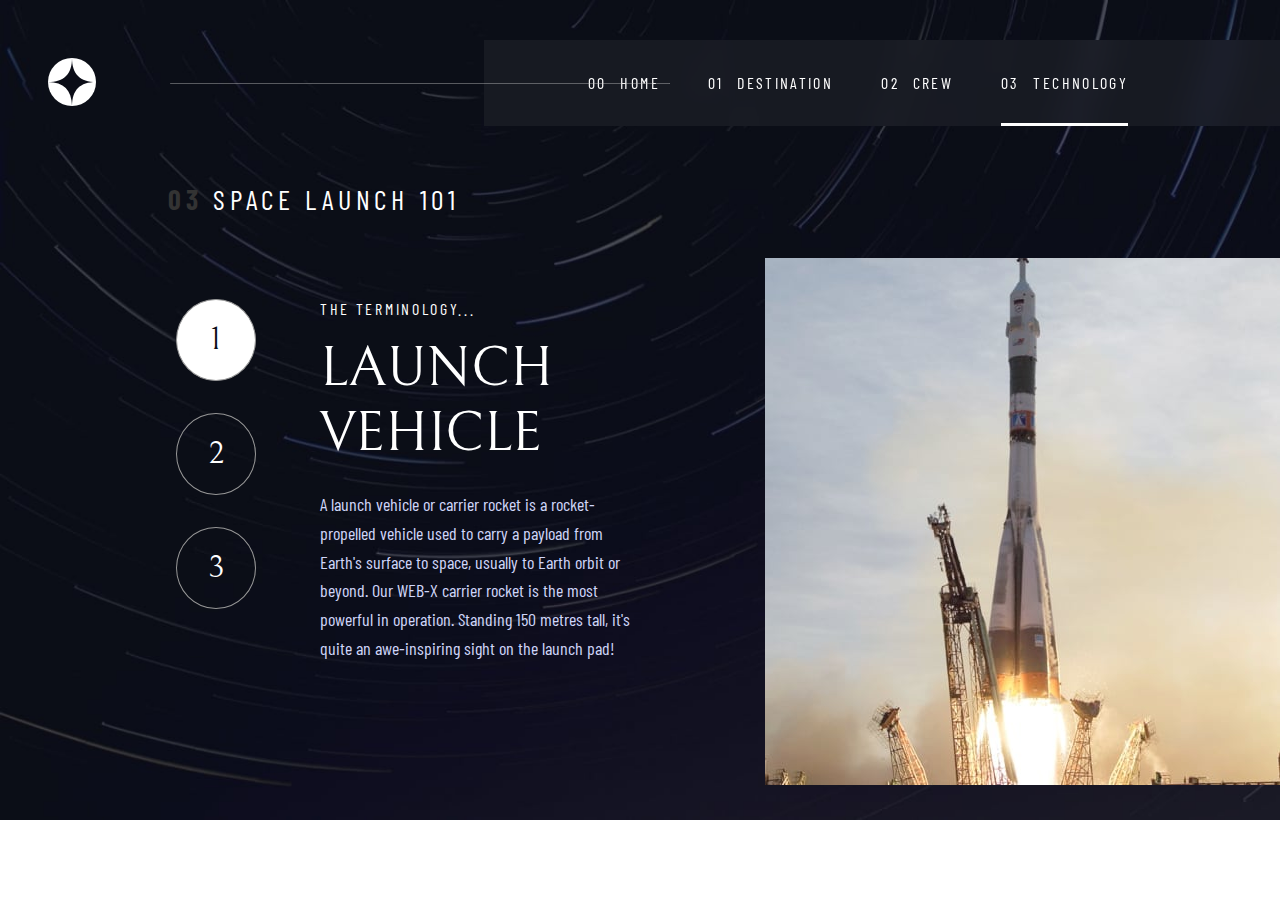
<file: starter-code/technology-vehicle.html>
<!DOCTYPE html>
<html lang="en">
<head>
  <meta charset="UTF-8">
  <meta name="viewport" content="width=device-width, initial-scale=1.0">

  <link rel="icon" type="image/png" sizes="32x32" href="./assets/favicon-32x32.png">
  <link rel="stylesheet" href="css/style.css">
  <link rel="stylesheet" href="css/moon.css">
  <link rel="stylesheet" href="css/tech.css">
  <script src="./js/app.js" defer></script>
  <title>Frontend Mentor | Space tourism website</title>
</head>
<body>
  <header>
    <nav class="navbar">
      <input type="checkbox" id="check">
      <span class="logo">
        <img src="./assets/shared/logo.svg" alt="">
      </span>
      <hr>
      <label for="check">
        <img class="hamburger" src="./assets/shared/icon-hamburger.svg" alt="">
        <img class="close" src="./assets/shared/icon-close.svg" alt="" id="cancel">
      </label>
     
      <ul class="list">
        <li class="list__item"><a href="../index.html" class="list__link">
          <span class="number">
            00
          </span>Home</a></li>
        <li class="list__item"><a href="destination-moon.html" class="list__link">
          <span class="number">
            01
          </span>Destination</a></li>
        <li class="list__item"><a href="crew-commander.html" class="list__link">
          <span class="number">
            02
          </span>Crew</a></li>
        <li class="list__item active"><a href="technology-vehicle.html" class="list__link">
          <span class="number">
            03
          </span>Technology</a></li>
      </ul>
    </nav>
  </header>
  <p class="destination-header"><span class="accent">03</span> Space launch 101</p>
  <div class="tech-container">
    <section class="tech">
      <section class="tech__text">
        <div>
          <ul class="tech-nav">
            <li class="tech-nav__item">
              <a href="technology-vehicle.html" class="tech-nav__link">
                <div class="link-num active">1</div>
              </a>
            </li>
            <li class="tech-nav__item">
              <a href="technology-spaceport.html" class="tech-nav__link">
                <div class="link-num">2</div>
              </a>
            </li>
            <li class="tech-nav__item">
              <a href="technology-capsule.html" class="tech-nav__link">
                <div class="link-num">3</div>
              </a>
            </li>
          </ul>
        </div>

        <div>
          <p class="tech-header">The terminology...</p>
          <span class="tech__text-bg">Launch vehicle</span>  
          <p class="tech__text-rg">
            A launch vehicle or carrier rocket is a rocket-propelled vehicle used to carry a 
            payload from Earth's surface to space, usually to Earth orbit or beyond. Our 
            WEB-X carrier rocket is the most powerful in operation. Standing 150 metres tall, 
            it's quite an awe-inspiring sight on the launch pad!
          </p>
        </div> 
      </section>
      <section class="tech__img">
        <img src="./assets/technology/image-launch-vehicle-portrait.jpg" alt="launch vehicle">
        <img class="mobile" src="./assets/technology/image-launch-vehicle-landscape.jpg" alt="launch vehicle">
      </section>
    </section>
  </div>
</body>
</html>
</file>
<file: starter-code/css/style.css>
@import url('https://fonts.googleapis.com/css2?family=Barlow+Condensed&display=swap');
@import url('https://fonts.googleapis.com/css2?family=Bellefair&display=swap');

:root {
    font-size: 1rem;
}

*,
::before,
::after {
    margin: 0;
    padding: 0;
    box-sizing: border-box;
}

body {
    background-image: url("../assets/home/background-home-desktop.jpg");
    background-repeat: no-repeat;  
    background-size: cover;
    font-family: 'Barlow Condensed', sans-serif;
    color: #fff;  
}

header {
    margin-top: 40px;
}


a {
    text-decoration: none;
    color: #fff;
}

hr {
    display: none;
    position: absolute;
    border-top: 1px solid #CDCDCD;
    border-bottom: none;
    opacity: .4;
    width: 500px;
    left: 170px;
    z-index: 10;
}

.logo {
    margin-left: 3em;
}

.hamburger {
    display: none;
}

.navbar {
    display: flex;
    justify-content: space-between;
    align-items: center;
}

.list {
    display: flex;
    background-color: rgba(255, 255, 255, .05);
    backdrop-filter: blur(16px);
    -webkit-backdrop-filter: blur(16px);
    list-style: none;
    text-transform: uppercase;
    padding: 3px 9.5em 0 6.5em;  
}

.list__item {
    border-bottom: 3px solid transparent;
}

.list__item:hover {
    border-bottom: 3px solid #fff;
}   

.list__item + .list__item {
    margin-left: 3em;
}

.list__link {
    line-height: 5;
    letter-spacing: 2.35px;
    padding: 20px 0;
}

.active {
    border-bottom: 3px solid #fff;
}

.number {
    margin-right: .525em;
}

.home-content {
    display: flex;
    justify-content: space-between;
    width: 80%;
    max-width: 1100px;
    padding: 22vh 0;
    margin: 0 auto;
}

.col {
    width: 40%;
}

.circle {
    display: flex;
    justify-content: center;
    align-items: flex-end;
    position: relative;
}

.explore {
    background-color: #fff;
    color: #0B0D17;
    font-family: 'Bellefair', serif;
    font-size: 32px;
    text-transform: uppercase;
    width: 272px;
    line-height: 272px;
    border-radius: 50%;
    text-align: center;
    z-index: 1;
    
}

.big-circle {
    position: absolute;
    background-color: #fff;
    width: 400px;
    height: 400px;
    border-radius: 50%;
    bottom: -60px;
    transform: scale(0);
    transition: all 1s ease-in-out;
    visibility: hidden;
}

.explore:hover {
    cursor: pointer;
}

.explore:hover + .big-circle{
    visibility: visible;  
    opacity: .2;
    transform: scale(100%);
    /* transition: all .3s ease-in-out; */
}


.space {
    display: block;
    font-family: 'Bellefair', serif;
    font-size: 150px;
    text-transform: uppercase;
    margin: 1rem 0 1.7rem 0;
}

.space-header {
    font-size: 28px;
    color: #D0D6F9;
    text-transform: uppercase;
    letter-spacing: 4.75px;
}

.space-text {
    color: #D0D6F9;
    line-height: 1.6;
    font-size: 18px;
}


#check {
    display: none;
}

.close {
    display: none;
}

.container-bg {
    opacity: 0;
    margin-top: 150px;
    animation: slidefade 1s ease-out forwards;
}

@keyframes slidefade {
    100% {
        opacity: 1;
        margin-top: 0;
    }
}

@media (min-width:1100px) {

    hr {
        display: inline-block;
    }
}

@media (max-width:1100px) {
    body {
        background-image: url("../assets/home/background-home-tablet.jpg");
        background-repeat: no-repeat;  
        background-size: cover;
        -webkit-background-size: cover;
        -moz-background-size: cover;
        -o-background-size: cover;
        height: 100%;
    }
    header {
        margin-top: 0;
    }

    .logo {
        margin-left: 1.3em;
    }

    .home-content {
        flex-flow: column nowrap;
        text-align: center;
        align-items: center;
        justify-content: center;
        padding: 0;
        margin: 8vh auto;
    }

    .list {
        padding: 3px 2em 0 3em;  
    }

    .space-text {
        font-size: 16px;
        width: 63%;
        margin: 0 auto;
    }

    .space {
        margin: .7rem 0 1rem 0;
    }

    .space-header {
        font-size: 20px;
    }

   .col {
       width: auto;
       margin: 0 auto;
   }
    .number {
        display: none;
    }

    .explore {
        width: 242px;
        line-height: 242px;
        margin-top: 3em;
    }

    .big-circle {
        width: 300px;
        height: 300px;
        bottom: -29px;
    }
    

}

@media (max-width:600px) {
    body {
        background-image: url("../assets/home/background-home-mobile.jpg");
        background-repeat: no-repeat;  
        background-size: cover;
        -webkit-background-size: cover;
        -moz-background-size: cover;
        -o-background-size: cover;
        height: 100%;
    }

    .close {
        display: none;
        position: absolute;
        right: 0;
        z-index: 13;
        margin-right: 1.3em;
    }

    .list {
        height: 100%;  
        max-height: -webkit-fill-available;
        position: fixed;
        top: 0;
        right: -250px;
        flex-flow: column nowrap;
        z-index: 12;
        padding: 8em 0 0 0;
    }

    
    #check:checked ~ .list {
        right: 0;
    }

    #check:checked  ~ label .close {
        display: inline;
    }

    #check:checked  ~ label .hamburger{
        display: none;
    }

    .list__item {
        line-height: 3;
        border-bottom: 0;
        border-right: 3px solid transparent;
        margin-left: 3em;
        padding-right: 4em;
    }
    
    .list__item:hover {
        border-bottom: 0;
        border-right: 3px solid #fff;
    }  
       
    .active {
        border-bottom: none;
        border-right: 3px solid #fff;
    }

    .hamburger {
        display: inline;
        margin-right: 1.3em;
        padding-top: 1.5em;
    }

    .logo {
        transform: scale(70%);
        padding-top: 1.5em;
    }

    .active {
        border-bottom: none;
        border-right: 3px solid #fff;
    }

    .number {
        display: inline-block;
    }
    .space {
        font-size: 80px;
    }

    .space-header {
        font-size: 16px;
    }

    .space-text {
        font-size: 15px;
        width: 100%;
    }

    .explore {
        margin-top: 3em;
    }

   
}

@media (max-width:375px) {
    body {
        background-size: cover;
        height: 100%;
    }
    .home-content {
        margin: 5vh auto;
    }

    .space {
        margin: .4rem 0 .5rem 0;
    }

    .space-header {
        letter-spacing: 1px;
    }

    .explore {
        font-size: 20px;
        margin-top: 3em;
        width: 130px;
        line-height: 130px;
    }
}
</file>
<file: starter-code/css/moon.css>
body {
    background-image: url("../assets/destination/background-destination-desktop.jpg");
    background-repeat: no-repeat;  
    font-family: 'Barlow Condensed', sans-serif; 
    background-size: cover;
    -webkit-background-size: cover;
    -moz-background-size: cover;
    -o-background-size: cover;
    height: 100%;
}


.destination {
    display: flex;
    justify-content: space-between;
    width: 80%;
    max-width: 1100px;
    margin: 0 auto;
}

.destination-header {
    font-size: 28px;
    text-transform: uppercase;
    letter-spacing: 4.72px;
    margin: 2em 0 1.5em 6em;
}

.dst-col {
    width: 40%;
}

.destination__img {
    width: 450px;
    height: 450px;
    
    animation: rotate 50s linear infinite;
}

@keyframes rotate {
    0% {
        transform: rotate(0);
    }
    100% {
        transform: rotate(360deg);
    }
}

.destination__list {
    display: flex;
    list-style: none;
    letter-spacing: 2.7px;
    text-transform: uppercase;
    
}

.destination__list--item {
    border-bottom: 3px solid transparent;
    padding-bottom: .725em;
}

.active {
    color: #fff !important;
    border-bottom: 3px solid #fff;
}


.destination__list--item:hover {
    border-bottom: 3px solid #fff;
    cursor: pointer;
}

.destination__list--item:hover .destination__list--link{
    color: #fff;
}


.destination__list--item + .destination__list--item {
    margin-left: 2.125em;
}

.destination__text-bg {
    display: block;
    font-family: 'Bellefair', serif;
    font-size: 100px;
    text-transform: uppercase;
    margin: .225em 0;
}

.destination__text-rg {
    font-size: 18px;
    color: #D0D6F9;
    line-height: 1.6;
    margin-bottom: 2em;
}

.stats {
    display: flex;
}

.distance span,
.time span {
    color: #D0D6F9;
    text-transform: uppercase;
    letter-spacing: 2.36px;
}

.distance p, 
.time p {
    font-family: 'Bellefair', serif;
    font-size: 28px;
    margin: .725em 0;
    text-transform: uppercase;
}

.distance p {
    padding-right: 3em;
}

.accent {
    color: #333;
    font-weight: bolder;
}
.hr {
    display: block;
    position: inherit;
    width: 100%;
    margin-bottom: 1em;
}
@media (max-width:600px) {
    .active {
        border-right: none;
    }
}

@media (max-width:1100px) {
    body {
        background-image: url("../assets/destination/background-destination-tablet.jpg");
        background-repeat: no-repeat;  
        background-size: cover;
        -webkit-background-size: cover;
        -moz-background-size: cover;
        -o-background-size: cover;
        height: 100vh;
    }

    header {
        margin-top: 0;
    }

    .destination {
        flex-flow: column nowrap;
        text-align: center;
        align-items: center;
        justify-content: center;
        margin: 4vh auto;
    }

    .dst-col {
        width: 80%;
    }
    .destination-header {
        font-size: 20px;
        letter-spacing: 3.38px;
        margin: 1.5em 0 1.5em 3em;
    }

    .destination__img {
        width: 300px;
        height: 300px;
    }

    .destination-nav {
        display: flex;
        justify-content: center;
        margin-top: 2.25em;
    }

    .destination__text-bg {
        font-size: 80px;
    }

    .stats {
        justify-content: space-evenly;
    }

    .distance p, 
    .time p {
       padding-right: 0;
    }

    .distance span,
    .time span {
        font-size: 14px;
        letter-spacing: 2.36px;
    }

}

@media (max-width:640px) {

    body {
        background-image: url("../assets/destination/background-destination-mobile.jpg");
        background-repeat: no-repeat;  
        background-size: cover;
    }

    .destination-header {
        font-size: 16px;
        letter-spacing: 2.7px;
        margin: 1.5em auto;
        text-align: center;
    }

    .close {
        display: none;
        position: absolute;
        right: 0;
        z-index: 13;
        margin-right: 1.3em;
    }

    .dst-col {
        width: 100%;
    }
    .destination__img {
        width: 170px;
        height: 170px;
    }

    .destination__list--item {
        padding-bottom: .425em;
    }

    .destination__list--item + .destination__list--item {
        margin-left: 1.125em;
    }

    .destination__text-bg {
        font-size: 56px;
    }

    .destination__text-rg {
        font-size: 15px;
        margin-bottom: 1.4em;
    }
    
    .stats {
        flex-flow: column nowrap;
        margin-top: 1.4em;
    }

    .distance p, 
    .time p {
        margin: .425em 0;
    }

    .list {
        height: 100%;  
        max-height: -webkit-fill-available;
        position: fixed;
        top: 0;
        right: -250px;
        flex-flow: column nowrap;
        z-index: 12;
        padding: 8em 0 0 0;
    }

    
    #check:checked ~ .list {
        right: 0;
    }

    #check:checked  ~ label .close {
        display: inline;
    }

    #check:checked  ~ label .hamburger{
        display: none;
    }

    .list__item {
        line-height: 3;
        border-bottom: 0;
        border-right: 3px solid transparent;
        margin-left: 3em;
        padding-right: 4em;
    }

    .list__link {
        color: #fff;
    }
    
    .list__item:hover {
        border-bottom: 0;
        border-right: 3px solid #fff;
    }  

    .hamburger {
        display: inline;
        margin-right: 1.3em;
        padding-top: 1.5em;
    }

    .logo {
        transform: scale(70%);
        padding-top: 1.5em;
    }

    .active {
        border-bottom: 3px solid #fff;
        border-right: none;
    }

    .list .active {
        border-bottom: none;
        border-right: 3px solid #fff;
    }
}

@media (max-width:375px) {
    body {
        background-size: cover;
        height: 100%;
        -webkit-background-size: cover;
        -moz-background-size: cover;
        -o-background-size: cover;
    }
 
}
</file>
<file: starter-code/css/crew.css>
body {
    background: url("../assets/crew/background-crew-desktop.jpg") no-repeat;
    background-repeat: no-repeat;  
    font-family: 'Barlow Condensed', sans-serif;
    color: #fff;  
    background-size: cover;
    -webkit-background-size: cover;
    -moz-background-size: cover;
    -o-background-size: cover;
    height: 100%;
}

.crew {
    display: flex;
    justify-content: space-between;
    position: relative;
    width: 80%;
    max-width: 1100px;
    margin: 0 auto;
}

.crew-col {
    width: 60%;
}

.designation,
.crew__member--name {
    text-transform: uppercase;
    font-family: 'Bellefair', serif;
}

.designation {
    font-size: 32px;
    color: #979797;
    margin: 1.7em 0 .625em 0
}

.crew__member--name {
    font-size: 56px;
    margin-bottom: .425em;
}

.crew__text-rg {
    font-size: 18px;
    color: #D0D6F9;
    line-height: 1.6;
    margin-bottom: 2em;
    width: 70%;
}

.crew__img-wrap {
    position: relative; 
}

.crew_img {
    border-bottom: 1px solid rgba(151,151,151,.2);
}

.crew_img.commander {
    position: absolute;
    right: 0;
    top: -100px;
    transform: scale(90%);
}

.crew_img.specialist,
.crew_img.pilot {
    position: absolute;
    right: 0;
    top: -80px;
}

.crew_img.engr{
    position: absolute;
    right: 0;
    top: -10px;
    transform: scale(90%);
}

.crew-nav {
    position: relative;
}

.crew__list {
    display: flex;
    align-items: flex-start;
    list-style: none;
    position: absolute;
    bottom: 10%;
}

.crew__list--item {
    background-color: #979797;
    border-radius: 70%;
    transform: scale(70%)
}

.crew__list--item + .crew__list--item {
   margin-left: 1.325em;
}

.crew__list--item:hover {
    background-color: rgba(255,255,255,.7);
}

.crew__list--link {
    padding: 10px;
    transform: scale(30%)
}

.crew__list .active {
    border: none;
    background-color: #fff;
}
/* .destination__text {
   padding-right: 2em;
} */

@media (max-width:1400px) {
    body {
        height: 100vh;
    }
}

@media (max-width:1100px) {
    body {
        background-image: url("../assets/crew/background-crew-tablet.jpg");
        background-repeat: no-repeat;  
        background-size: cover;
        -webkit-background-size: cover;
        -moz-background-size: cover;
        -o-background-size: cover;
        height: 100%;
    }

    .crew {
        flex-flow: column;
        align-items: center;
    }
 
    .crew-col {
        width: 100%;
    }

    .crew__img-wrap {
        display: flex;
        justify-content: center;
        width: 434px;
        height: 532px;
        border-bottom: 1px solid rgba(151,151,151,.2);
    }

    .crew__img-wrap {
        margin-top: 2em;
    }

    .crew_img {
        position: static;
    }

    .destination__text {
        text-align: center;
    }

    .designation {
        font-size: 24px;
        margin-top: 1em;
    }

    .crew__member--name {
        font-size: 40px;
    }

    .crew__text-rg {
        font-size: 16px;
        width: 80%;
        max-width: 500px;
        margin: 0 auto;
    }

    .crew__list {
        position: static;
        justify-content: center;
        margin: 2em 0;
    }
    
    .crew_img.commander,
    .crew_img.specialist,
    .crew_img.pilot,
    .crew_img.engr {
        position: static;
        transform: none;
        /* transform: scale(70%); */
    }
    

}

@media (max-width:640px) {

    body {
        background-image: url("../assets/crew/background-crew-mobile.jpg");
        background-repeat: no-repeat;  
        background-size: cover;
        height: 100vh;
    }

    .crew {
        flex-flow: column-reverse;
        align-items: center;
    }

    .crew-col {
        width: 100%;
    }

    .crew__img-wrap {
        display: flex;
        justify-content: center;
        width: 327px;
        height: 223px;
        border-bottom: 1px solid rgba(151,151,151,.2);
    }

    .crew_img {
        position: static;
        width: 60%;
    }

    .designation {
        font-size: 16px;
        margin-top: 0;
    }

    .crew__member--name {
        font-size: 24px;
    }

    .destination__text {
        display: flex;
        flex-flow: column nowrap;
        text-align: center;
        margin-bottom: 1.5em;
    }

    .crew-nav {
        order: -1;
    }

    .crew__text-rg {
        width: 100%;
    }

    .crew__list {
        position: static;
        justify-content: center;
        margin: 2em 0;
    }
}

@media (max-width:375px) {
    body {
        background-size: cover;
        height: 100vh;
        -webkit-background-size: cover;
        -moz-background-size: cover;
        -o-background-size: cover;
    }
 
}

@media (max-width:320px) {
    body {
        background-size: cover;
        height: 100%;
        -webkit-background-size: cover;
        -moz-background-size: cover;
        -o-background-size: cover;
    }
 
}
</file>
<file: starter-code/css/tech.css>
body {
    background: url("../assets/technology/background-technology-desktop.jpg") no-repeat;
    background-repeat: no-repeat;  
    font-family: 'Barlow Condensed', sans-serif;
    color: #fff;  
    background-size: cover;
    -webkit-background-size: cover;
    -moz-background-size: cover;
    -o-background-size: cover;
    height: 100%; 
}

.tech-container {
    display: flex;
    flex-direction: row;
    justify-content: center;
    align-items: center;
    position: relative;
    padding: 0 0 2em 11em;
    /* overflow: hidden; */
}

.tech {
    display: flex;
    align-items: center;
    width: 100%;
    height: auto;
    max-width: 1500px;
    position: relative;
}

/* .tech__img {
    width: clamp(15rem,100%,100%);
}

.tech__img img {
    
} */

.tech__img .mobile {
    display: none;
}

.tech-header {
    font-size: 16px;
    text-transform: uppercase;
    letter-spacing: 2.7px;
}

.tech__text {
    display: flex;
    padding-bottom: 3em;
}

.tech__text-bg {
    display: block;
    font-family: 'Bellefair', serif;
    font-size: 56px;
    text-transform: uppercase;
    margin: .325em 0 .425em 0;
}

.tech__text-rg {
    width: 70%;
    font-size: 18px;
    color: #D0D6F9;
    line-height: 1.6;
    margin-bottom: 2em;
}

.tech-nav {
    display: flex;
    flex-flow: column nowrap;
    align-items: flex-start;
    justify-content: center;
    list-style: none;
    font-family: 'Bellefair', serif;
    font-size: 32px;
    margin-right: 2em;
}

.tech-nav__item  + .tech-nav__item {
    margin-top: 1em;
}

.tech-nav__link{
    display: flex;
    align-items: center;   
}

.link-num {
    width: 80px;
    line-height: 80px;
    border: 1px solid #979797;;
    border-radius: 50%;
    text-align: center;
}

.link-num:hover {
    border: 1px solid #fff;
}

.link-num.active {
    background-color: #fff;
    color: #0B0D17 !important;
}

@media (max-width:1100px) {
    body {
        background-image: url("../assets/technology/background-technology-tablet.jpg");
        background-repeat: no-repeat;  
        background-size: cover;
        -webkit-background-size: cover;
        -moz-background-size: cover;
        -o-background-size: cover;
        height: 100vh;
    }

    .tech-container {
        padding: 0;
    }
    .tech {
        flex-flow: column-reverse nowrap;
    }

    .tech__img {
        width: 100%;
    }

    .tech__img img {
        display: none;
    }

    .tech__img .mobile{
        display: block;
        width: 100%;
        height: 350px;
    }

    .tech__text {
        flex-flow: column nowrap;
        text-align: center;
    }

    .tech-nav {
        flex-flow: row;
        margin: 2em 0;
    }

    .tech-nav__item + .tech-nav__item {
        margin: 0 0 0 .8em;
    }

    .tech__text-bg {
        font-size: 40px;
    }

    .tech__text-rg {
        font-size: 16px;
        width: 80%;
        max-width: 550px;
        margin: 0 auto;
    }

    .link-num {
        width: 56px;
        line-height: 56px;
    }

}

@media (max-width:640px) {

    body {
        background-image: url("../assets/technology/background-technology-mobile.jpg");
        background-repeat: no-repeat;  
        background-size: cover;
        height: 100vh;
    }

    .tech-nav {
        font-size: 16px;
        margin: 1.8em 0;
    }

    .tech-header {
        font-size: 14px;
        letter-spacing: 2.36px;
    }

    .tech__text {
        padding-bottom: 1em;
    }

    .tech__text-bg {
        font-size: 24px;
        margin-top: .6em;
    }

    .tech__text-rg {
        font-size: 15px;
       
    }

    .tech__img .mobile{
        height: auto;
    }

    .link-num {
        width: 40px;
        line-height: 40px;
    }
}



@media (max-width:375px) {
    body {
        background-size: cover;
        -webkit-background-size: cover;
        -moz-background-size: cover;
        -o-background-size: cover;
        height: 100vh;
    }
 
}

@media (max-width:320px) {
    body {
        background-size: cover;
        height: 100%;
        -webkit-background-size: cover;
        -moz-background-size: cover;
        -o-background-size: cover;
    }
 
}
</file>
